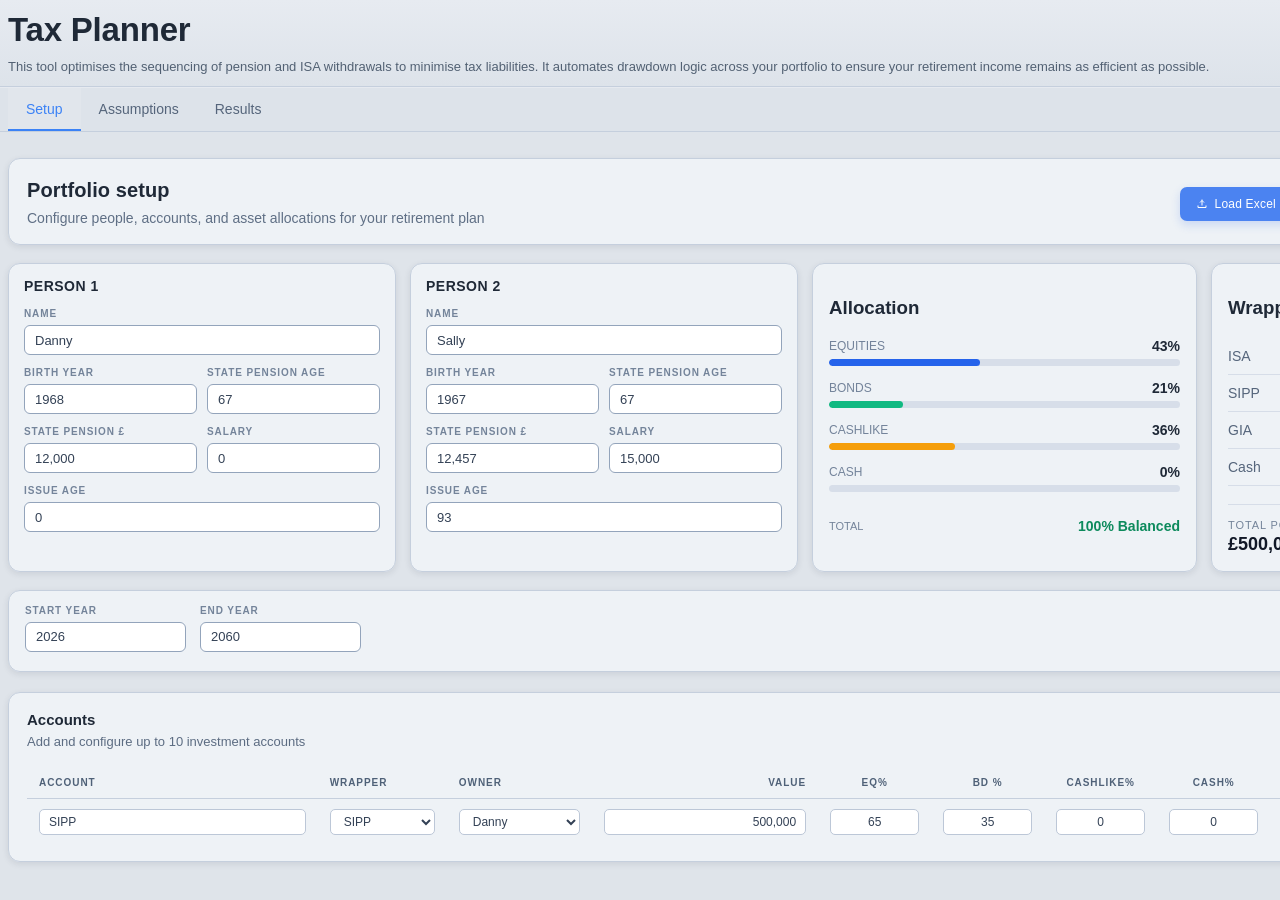
<file: setup-design.html>
<!DOCTYPE html>
<html lang="en">
<head>
  <meta charset="UTF-8" />
  <meta name="viewport" content="width=device-width, initial-scale=1.0" />
  <title>Tax Planner</title>
  <style>
    :root{
      --bg:#dfe4ea;
      --panel:#f5f7fb;
      --panel-2:#f7f9fc;
      --border:#c5cfdd;
      --border-strong:#b9c4d5;
      --text:#1f2937;
      --muted:#6b7a90;
      --muted-2:#7b8797;
      --blue:#3b82f6;
      --blue-2:#2563eb;
      --green:#10b981;
      --green-2:#059669;
      --teal:#14a38b;
      --orange:#f59e0b;
      --shadow:0 2px 6px rgba(31,41,55,.10);
      --radius:12px;
      --radius-sm:8px;
      --input-bg:#ffffff;
      --input-border:#93a4bb;
    }

    *{
      box-sizing:border-box;
    }

    html,body{
      margin:0;
      background:var(--bg);
      font-family:Arial, Helvetica, sans-serif;
      color:var(--text);
    }

    .app{
      width:1604px;
      min-height:803px;
      margin:0 auto;
      background:var(--bg);
      overflow:hidden;
    }

    .topbar{
      padding:12px 8px 10px;
      border-bottom:1px solid var(--border);
      background:linear-gradient(to bottom, #e7ebf1 0%, #dde3ea 100%);
    }

    .title{
      font-size:33px;
      line-height:1.1;
      font-weight:700;
      margin:0 0 10px;
      letter-spacing:-0.2px;
    }

    .subtitle{
      font-size:13px;
      line-height:1.4;
      color:#526173;
      margin:0;
      max-width:1500px;
    }

    .tabs{
      display:flex;
      gap:0;
      padding:0 8px;
      border-top:1px solid rgba(255,255,255,.25);
      border-bottom:1px solid var(--border);
      background:#dde3ea;
    }

    .tab{
      position:relative;
      padding:13px 18px 12px;
      font-size:14px;
      color:#55657b;
      text-decoration:none;
      display:inline-flex;
      align-items:center;
      border-bottom:2px solid transparent;
    }

    .tab.active{
      color:var(--blue);
      border-bottom-color:var(--blue);
      background:rgba(255,255,255,.10);
    }

    .content{
      padding:26px 8px 10px;
    }

    .card{
      background:rgba(247,249,252,.68);
      border:1px solid var(--border);
      border-radius:var(--radius);
      box-shadow:var(--shadow);
    }

    .hero{
      display:flex;
      align-items:center;
      justify-content:space-between;
      padding:20px 18px 18px;
      margin-bottom:18px;
    }

    .hero h2{
      margin:0 0 8px;
      font-size:20px;
      font-weight:700;
      letter-spacing:.1px;
    }

    .hero p{
      margin:0;
      font-size:14px;
      color:#5f6f85;
    }

    .hero-actions{
      display:flex;
      gap:10px;
      align-items:center;
      padding-top:2px;
    }

    .btn{
      height:34px;
      padding:0 16px;
      border:none;
      border-radius:7px;
      color:#fff;
      font-size:12px;
      letter-spacing:.2px;
      display:inline-flex;
      align-items:center;
      gap:7px;
      box-shadow:0 4px 10px rgba(37,99,235,.18);
      cursor:default;
      white-space:nowrap;
    }

    .btn svg{
      width:12px;
      height:12px;
      stroke:currentColor;
      fill:none;
      stroke-width:2;
    }

    .btn-blue{ background:#4b83f1; }
    .btn-green{ background:#0d9c6d; box-shadow:0 4px 10px rgba(13,156,109,.18); }

    .grid{
      display:grid;
      grid-template-columns: 1fr 1fr 385px 385px;
      gap:14px;
      margin-bottom:18px;
    }

    .panel{
      padding:14px 15px 15px;
      min-height:276px;
    }

    .panel h3{
      margin:0 0 14px;
      font-size:14px;
      font-weight:800;
      letter-spacing:.5px;
      text-transform:uppercase;
    }

    .form-grid{
      display:grid;
      grid-template-columns:1fr 1fr;
      gap:12px 10px;
    }

    .field.full{
      grid-column:1 / -1;
    }

    .label{
      display:block;
      font-size:10px;
      letter-spacing:.9px;
      color:#74849a;
      text-transform:uppercase;
      margin:0 0 6px;
      font-weight:700;
    }

    .input{
      width:100%;
      height:30px;
      border:1px solid var(--input-border);
      border-radius:6px;
      background:var(--input-bg);
      padding:0 10px;
      font-size:13px;
      color:#334155;
      box-shadow:inset 0 1px 0 rgba(255,255,255,.65);
    }

    .allocation{
      min-height:276px;
      padding:14px 16px 18px;
    }

    .alloc-row{
      margin-bottom:14px;
    }

    .alloc-head{
      display:flex;
      align-items:center;
      justify-content:space-between;
      margin-bottom:5px;
      font-size:12px;
      text-transform:uppercase;
      color:#73839a;
    }

    .alloc-head strong{
      color:#1f2937;
      font-size:14px;
      text-transform:none;
      letter-spacing:0;
    }

    .bar{
      width:100%;
      height:7px;
      border-radius:999px;
      background:#d7dee9;
      overflow:hidden;
    }

    .fill{
      height:100%;
      border-radius:999px;
    }

    .fill.eq{ background:#2563eb; width:43%; }
    .fill.bd{ background:#10b981; width:21%; }
    .fill.cashlike{ background:#f59e0b; width:36%; }
    .fill.cash{ background:#d7dee9; width:0%; }

    .total-row{
      display:flex;
      align-items:center;
      justify-content:space-between;
      margin-top:26px;
      font-size:11px;
      color:#74849a;
      text-transform:uppercase;
    }

    .balanced{
      color:#0c8a5c;
      font-size:14px;
      font-weight:700;
      text-transform:none;
    }

    .wrappers{
      padding:14px 16px 18px;
    }

    .wrapper-list{
      margin-top:2px;
    }

    .wrapper-item{
      display:grid;
      grid-template-columns:1fr auto;
      align-items:center;
      min-height:37px;
      border-bottom:1px solid #d6dde8;
      font-size:14px;
      color:#55657b;
    }

    .wrapper-item strong{
      color:#1f2937;
      font-weight:700;
    }

    .wrapper-total{
      margin-top:18px;
      padding-top:14px;
      border-top:1px solid #d6dde8;
      display:flex;
      align-items:flex-end;
      justify-content:space-between;
      gap:12px;
    }

    .wrapper-total .meta-label{
      display:block;
      font-size:11px;
      letter-spacing:.9px;
      color:#74849a;
      text-transform:uppercase;
      margin-bottom:4px;
    }

    .wrapper-total .meta-value{
      font-size:18px;
      font-weight:800;
      color:#111827;
      line-height:1;
    }

    .range-card{
      display:flex;
      gap:14px;
      padding:14px 16px;
      min-height:82px;
      margin-bottom:20px;
      align-items:flex-start;
    }

    .range-field{
      width:161px;
    }

    .accounts{
      padding:18px 18px 12px;
    }

    .accounts-top{
      display:flex;
      align-items:flex-start;
      justify-content:space-between;
      margin-bottom:18px;
    }

    .accounts h3{
      margin:0 0 6px;
      font-size:15px;
      font-weight:700;
      text-transform:none;
      letter-spacing:0;
    }

    .accounts p{
      margin:0;
      font-size:13px;
      color:#5c6c82;
    }

    .btn-add{
      height:32px;
      padding:0 18px;
      border:none;
      border-radius:7px;
      background:#089c6d;
      color:#fff;
      font-size:13px;
      display:inline-flex;
      align-items:center;
      gap:8px;
      box-shadow:0 4px 10px rgba(8,156,109,.18);
      cursor:default;
    }

    .btn-add svg{
      width:12px;
      height:12px;
      stroke:currentColor;
      fill:none;
      stroke-width:2;
    }

    table{
      width:100%;
      border-collapse:separate;
      border-spacing:0;
    }

    thead th{
      text-align:left;
      font-size:10px;
      letter-spacing:.95px;
      color:#4f6178;
      text-transform:uppercase;
      padding:10px 12px 10px;
      border-bottom:1px solid var(--border);
      font-weight:800;
    }

    tbody td{
      padding:10px 12px 14px;
      vertical-align:middle;
      font-size:13px;
      color:#334155;
    }

    .table-input,
    .table-select{
      width:100%;
      height:26px;
      border:1px solid #bcc7d7;
      border-radius:5px;
      background:#fff;
      padding:0 9px;
      font-size:12px;
      color:#334155;
    }

    .table-select{
      appearance:auto;
      padding-right:22px;
    }

    .num{
      text-align:right;
    }

    .center{
      text-align:center;
    }

    .dash{
      color:#6c7b90;
      font-weight:600;
    }

    .status{
      display:inline-flex;
      align-items:center;
      height:22px;
      padding:0 10px;
      border-radius:5px;
      background:#e5f7ef;
      border:1px solid #8fd4b8;
      color:#14895e;
      font-size:11px;
      margin-right:8px;
      vertical-align:middle;
    }

    .remove{
      font-size:11px;
      color:#6d7c90;
      vertical-align:middle;
    }

    .col-account{ width:18%; }
    .col-wrapper{ width:8%; }
    .col-owner{ width:9%; }
    .col-value{ width:14%; }
    .col-small{ width:7%; }
    .col-bath{ width:10%; }
    .col-actions{ width:9%; }
  </style>
</head>
<body>
  <div class="app">
    <div class="topbar">
      <h1 class="title">Tax Planner</h1>
      <p class="subtitle">
        This tool optimises the sequencing of pension and ISA withdrawals to minimise tax liabilities. It automates drawdown logic across your portfolio to ensure your retirement income remains as efficient as possible.
      </p>
    </div>

    <nav class="tabs">
      <a class="tab active" href="#">Setup</a>
      <a class="tab" href="#">Assumptions</a>
      <a class="tab" href="#">Results</a>
    </nav>

    <main class="content">
      <section class="hero card">
        <div>
          <h2>Portfolio setup</h2>
          <p>Configure people, accounts, and asset allocations for your retirement plan</p>
        </div>

        <div class="hero-actions">
          <button class="btn btn-blue">
            <svg viewBox="0 0 24 24"><path d="M12 3v12"></path><path d="M8 9l4-4 4 4"></path><path d="M4 15v4h16v-4"></path></svg>
            Load Excel
          </button>
          <button class="btn btn-green">
            <svg viewBox="0 0 24 24"><path d="M5 21h14"></path><path d="M7 21V5h8l2 2v14"></path><path d="M9 9h6"></path><path d="M9 13h6"></path></svg>
            Save
          </button>
          <button class="btn btn-blue">
            <svg viewBox="0 0 24 24"><path d="M4 7a2 2 0 0 1 2-2h7l2 2h3a2 2 0 0 1 2 2v8a2 2 0 0 1-2 2H6a2 2 0 0 1-2-2V7z"></path></svg>
            Load
          </button>
          <button class="btn btn-blue">
            Continue →
          </button>
        </div>
      </section>

      <section class="grid">
        <div class="panel card">
          <h3>Person 1</h3>
          <div class="form-grid">
            <div class="field full">
              <label class="label">Name</label>
              <input class="input" value="Danny" />
            </div>

            <div class="field">
              <label class="label">Birth Year</label>
              <input class="input" value="1968" />
            </div>

            <div class="field">
              <label class="label">State Pension Age</label>
              <input class="input" value="67" />
            </div>

            <div class="field">
              <label class="label">State Pension £</label>
              <input class="input" value="12,000" />
            </div>

            <div class="field">
              <label class="label">Salary</label>
              <input class="input" value="0" />
            </div>

            <div class="field full">
              <label class="label">Issue Age</label>
              <input class="input" value="0" />
            </div>
          </div>
        </div>

        <div class="panel card">
          <h3>Person 2</h3>
          <div class="form-grid">
            <div class="field full">
              <label class="label">Name</label>
              <input class="input" value="Sally" />
            </div>

            <div class="field">
              <label class="label">Birth Year</label>
              <input class="input" value="1967" />
            </div>

            <div class="field">
              <label class="label">State Pension Age</label>
              <input class="input" value="67" />
            </div>

            <div class="field">
              <label class="label">State Pension £</label>
              <input class="input" value="12,457" />
            </div>

            <div class="field">
              <label class="label">Salary</label>
              <input class="input" value="15,000" />
            </div>

            <div class="field full">
              <label class="label">Issue Age</label>
              <input class="input" value="93" />
            </div>
          </div>
        </div>

        <div class="allocation card">
          <h3>Allocation</h3>

          <div class="alloc-row">
            <div class="alloc-head">
              <span>Equities</span>
              <strong>43%</strong>
            </div>
            <div class="bar"><div class="fill eq"></div></div>
          </div>

          <div class="alloc-row">
            <div class="alloc-head">
              <span>Bonds</span>
              <strong>21%</strong>
            </div>
            <div class="bar"><div class="fill bd"></div></div>
          </div>

          <div class="alloc-row">
            <div class="alloc-head">
              <span>Cashlike</span>
              <strong>36%</strong>
            </div>
            <div class="bar"><div class="fill cashlike"></div></div>
          </div>

          <div class="alloc-row">
            <div class="alloc-head">
              <span>Cash</span>
              <strong>0%</strong>
            </div>
            <div class="bar"><div class="fill cash"></div></div>
          </div>

          <div class="total-row">
            <span>Total</span>
            <span class="balanced">100% Balanced</span>
          </div>
        </div>

        <div class="wrappers card">
          <h3>Wrappers</h3>
          <div class="wrapper-list">
            <div class="wrapper-item"><span>ISA</span><strong>£40,000</strong></div>
            <div class="wrapper-item"><span>SIPP</span><strong>£680,000</strong></div>
            <div class="wrapper-item"><span>GIA</span><strong>£330,000</strong></div>
            <div class="wrapper-item"><span>Cash</span><strong>£10,000</strong></div>
          </div>

          <div class="wrapper-total">
            <div>
              <span class="meta-label">Total Portfolio Value</span>
              <div class="meta-value">£500,000</div>
            </div>
          </div>
        </div>
      </section>

      <section class="range-card card">
        <div class="range-field">
          <label class="label">Start Year</label>
          <input class="input" value="2026" />
        </div>
        <div class="range-field">
          <label class="label">End Year</label>
          <input class="input" value="2060" />
        </div>
      </section>

      <section class="accounts card">
        <div class="accounts-top">
          <div>
            <h3>Accounts</h3>
            <p>Add and configure up to 10 investment accounts</p>
          </div>

          <button class="btn-add">
            <svg viewBox="0 0 24 24"><path d="M12 5v14"></path><path d="M5 12h14"></path></svg>
            Add account
          </button>
        </div>

        <table>
          <thead>
            <tr>
              <th class="col-account">Account</th>
              <th class="col-wrapper">Wrapper</th>
              <th class="col-owner">Owner</th>
              <th class="col-value num">Value</th>
              <th class="col-small center">EQ%</th>
              <th class="col-small center">BD %</th>
              <th class="col-small center">Cashlike%</th>
              <th class="col-small center">Cash%</th>
              <th class="col-bath center">Bath/Draw</th>
              <th class="col-actions center">Actions</th>
            </tr>
          </thead>
          <tbody>
            <tr>
              <td><input class="table-input" value="SIPP" /></td>
              <td>
                <select class="table-select">
                  <option selected>SIPP</option>
                </select>
              </td>
              <td>
                <select class="table-select">
                  <option selected>Danny</option>
                </select>
              </td>
              <td><input class="table-input num" value="500,000" /></td>
              <td><input class="table-input center" value="65" /></td>
              <td><input class="table-input center" value="35" /></td>
              <td><input class="table-input center" value="0" /></td>
              <td><input class="table-input center" value="0" /></td>
              <td class="center"><span class="dash">—</span></td>
              <td class="center">
                <span class="status">Ready</span><span class="remove">Remove</span>
              </td>
            </tr>
          </tbody>
        </table>
      </section>
    </main>
  </div>
</body>
</html>
</file>
